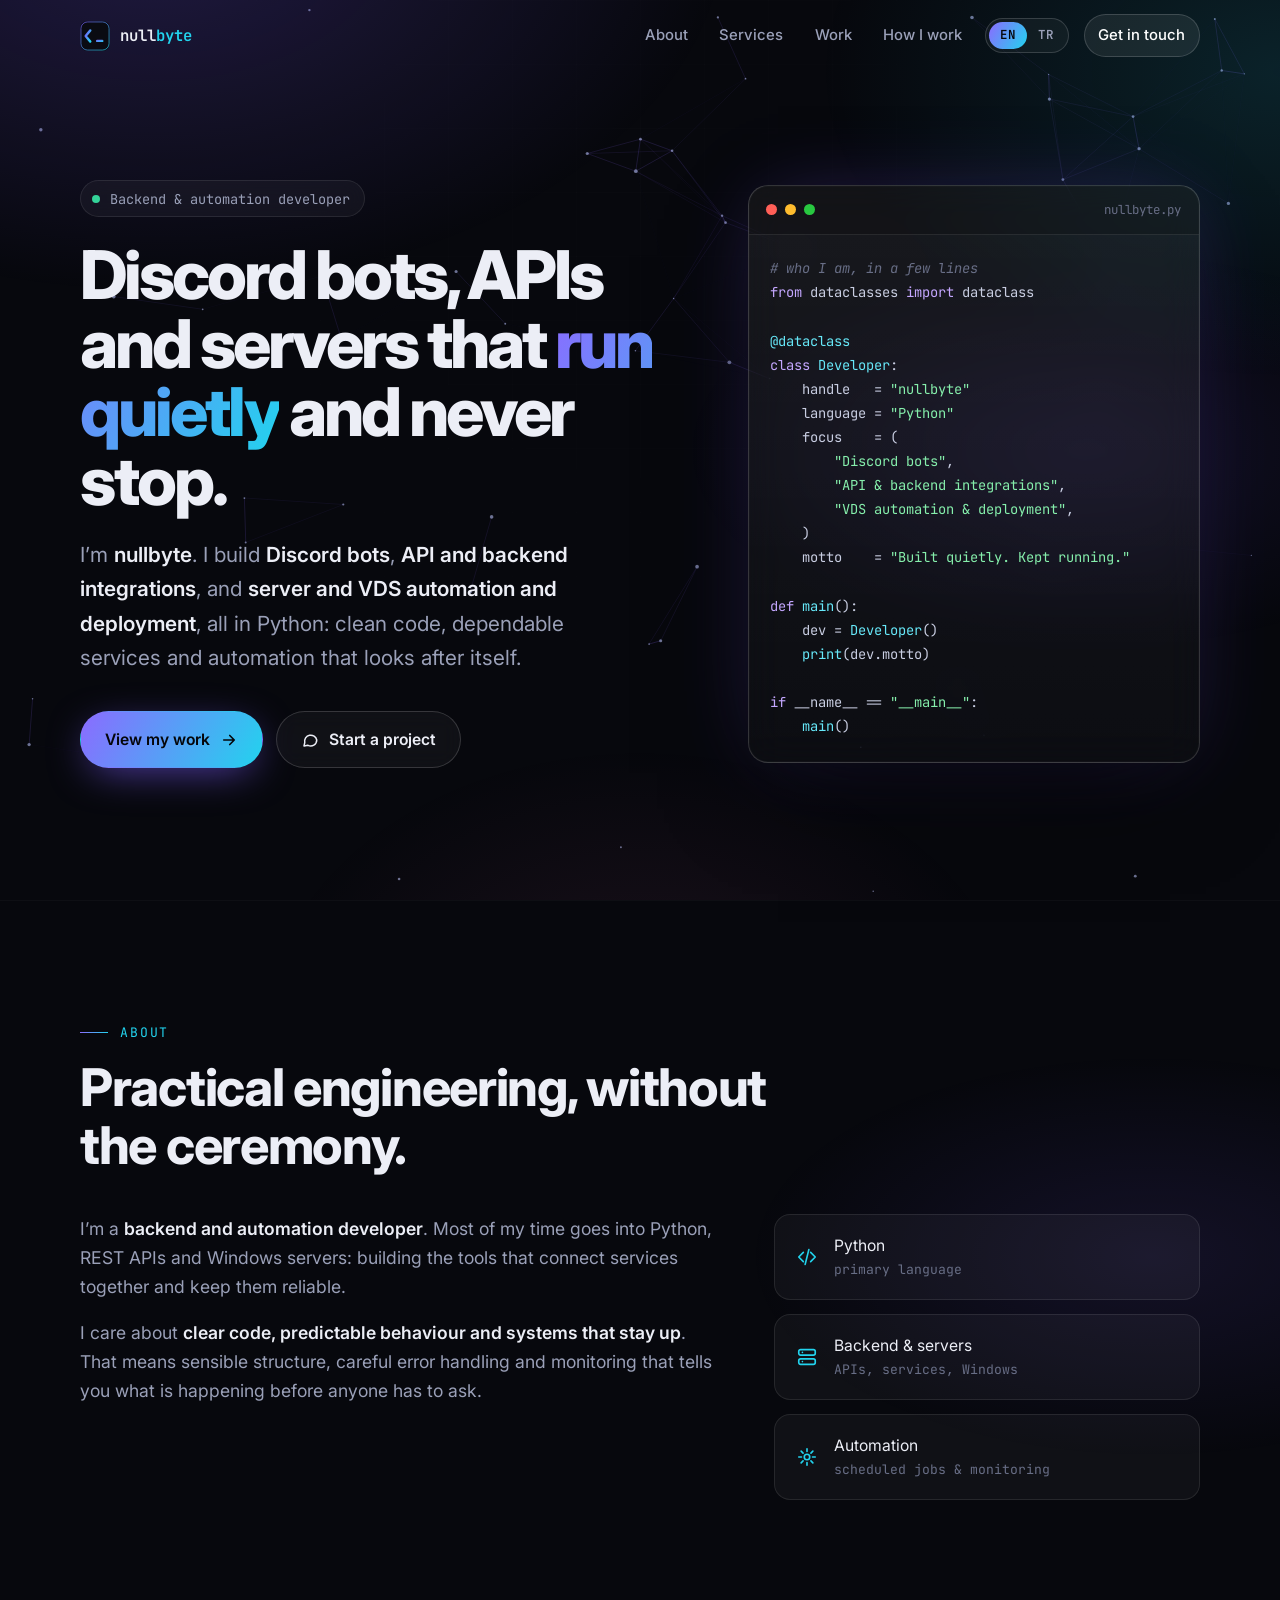
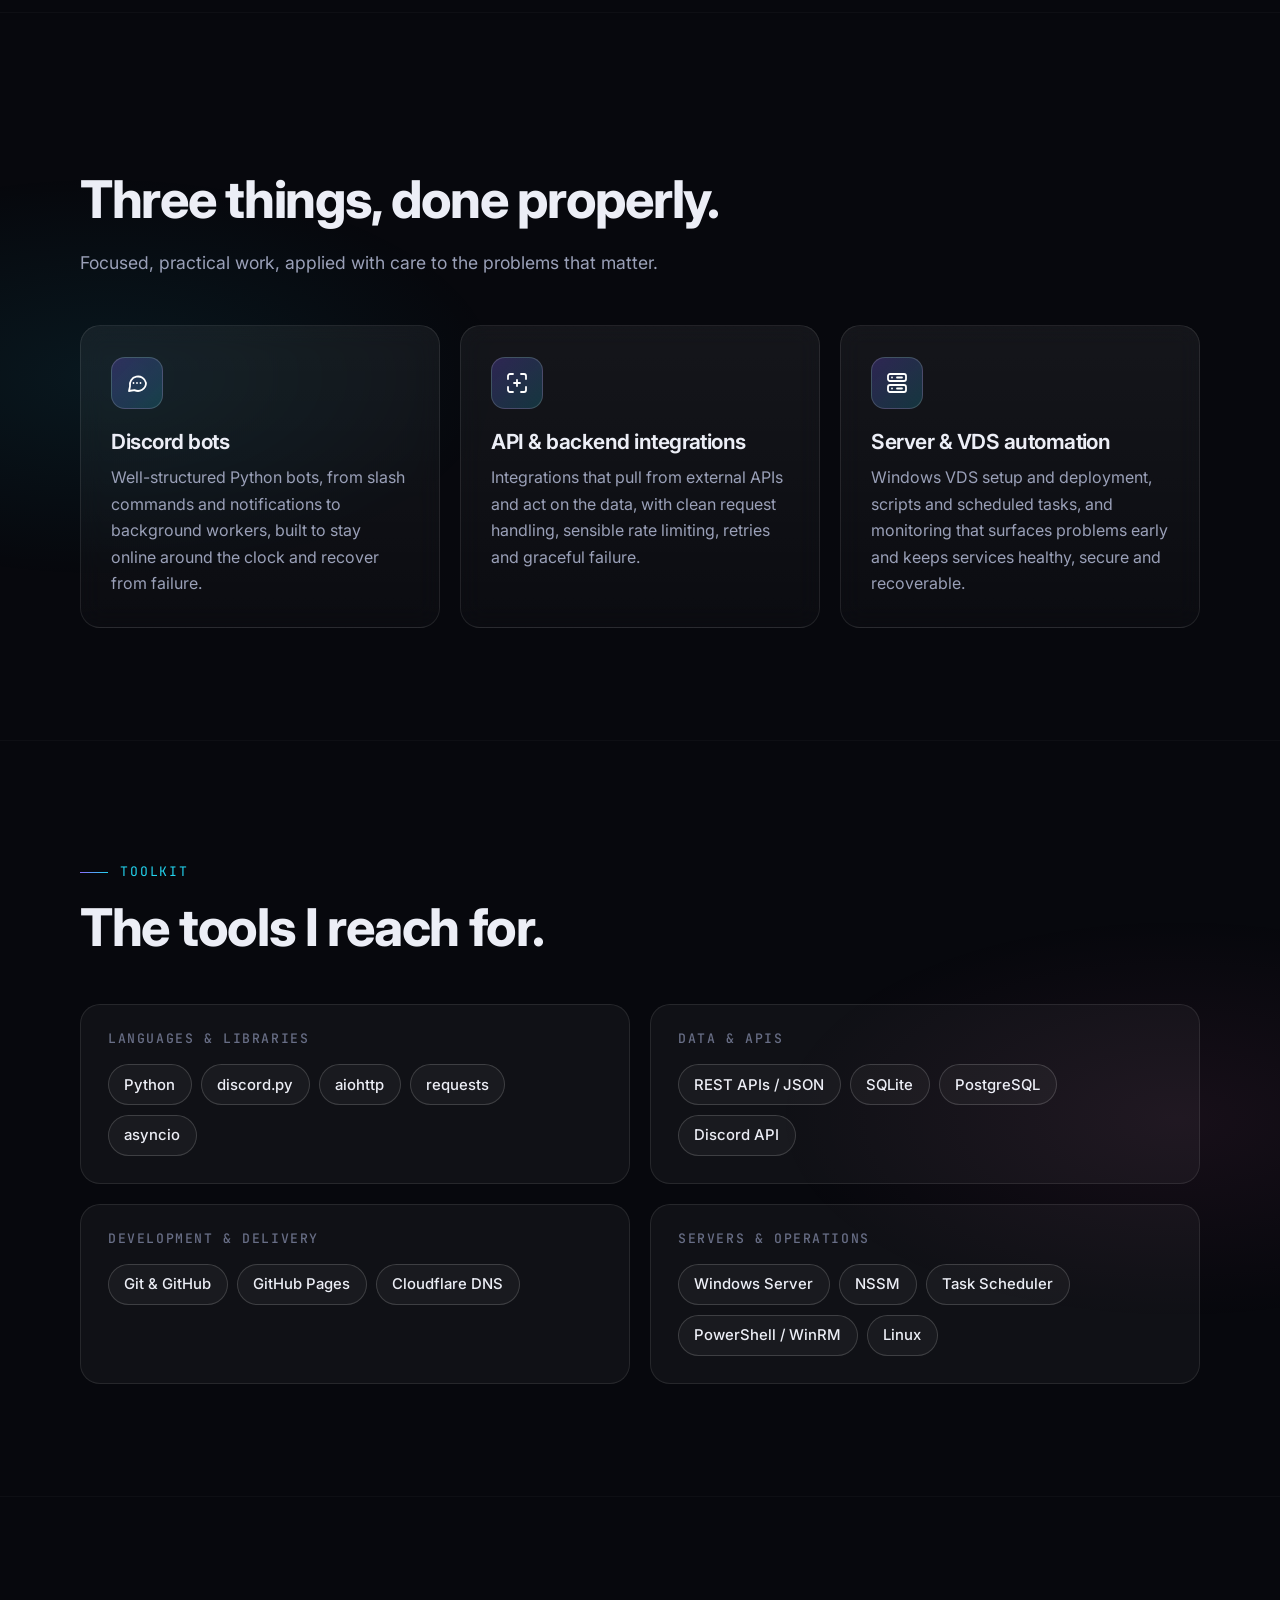
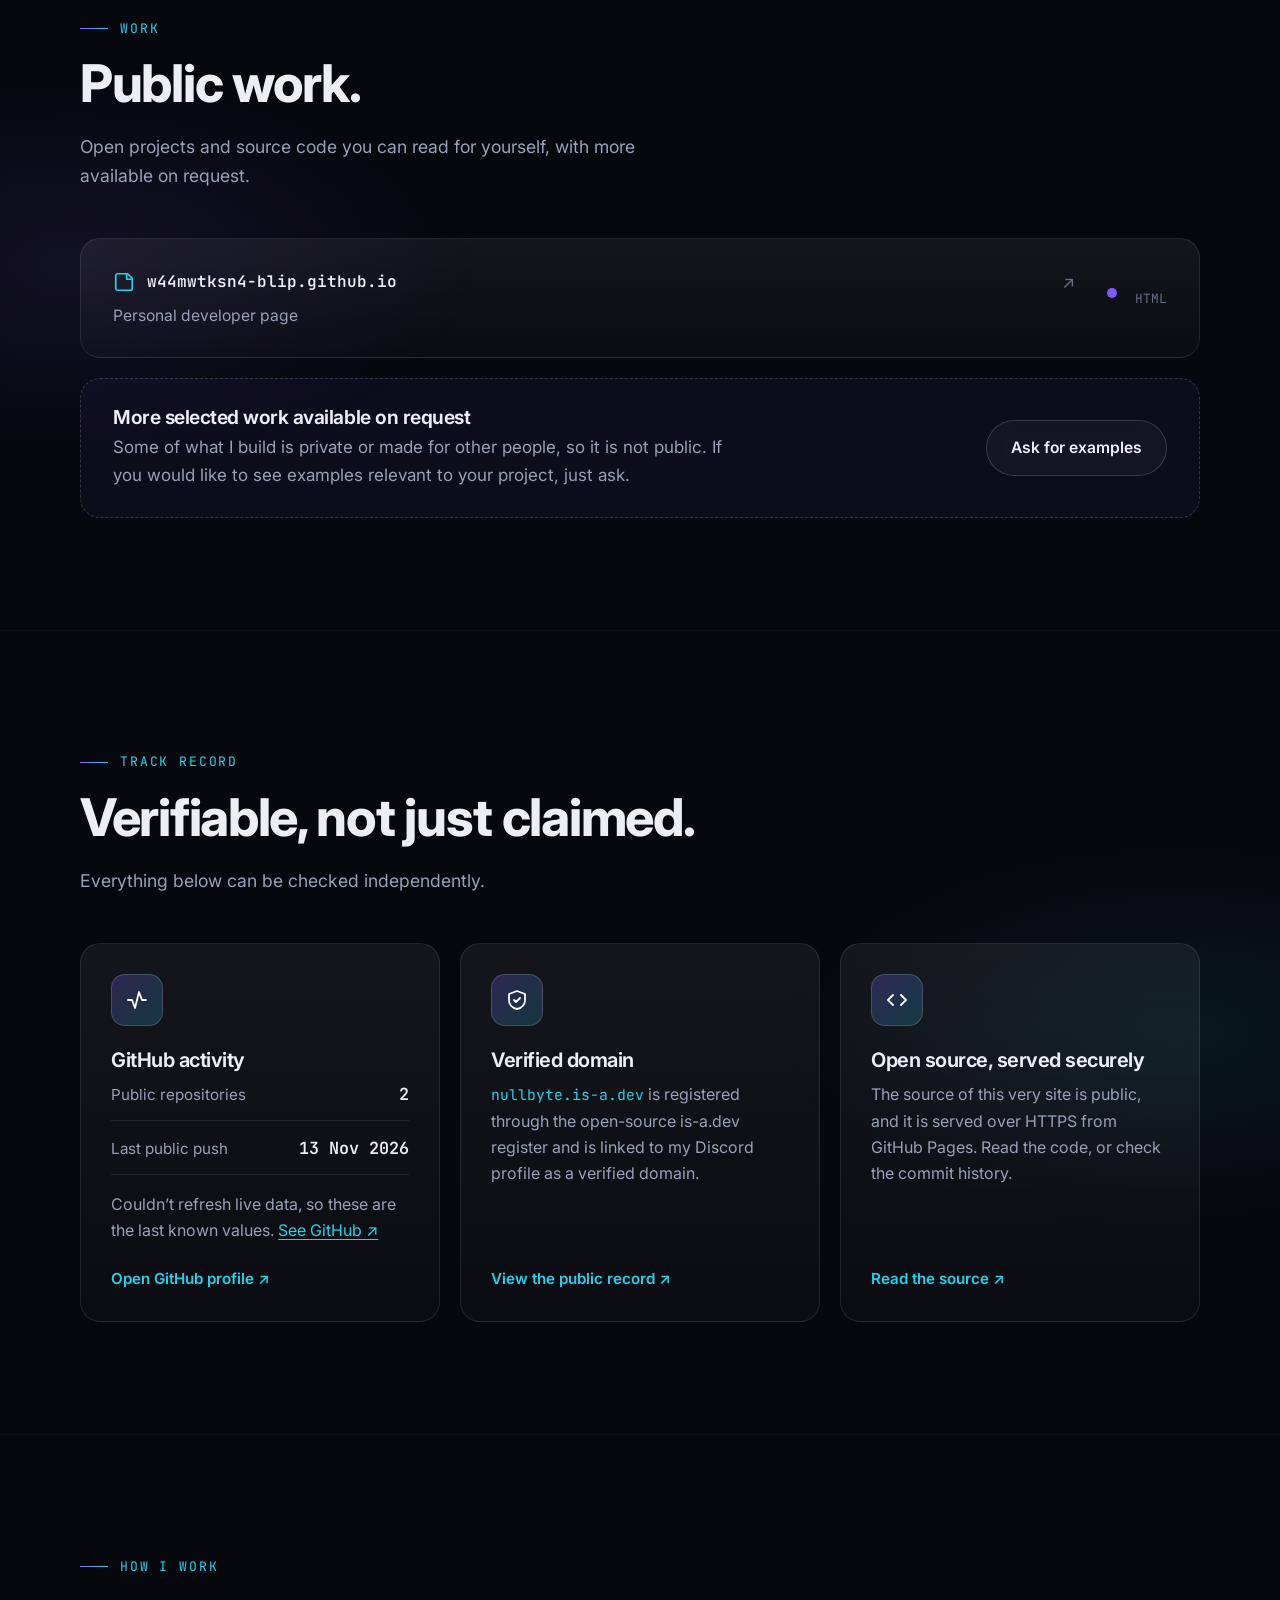
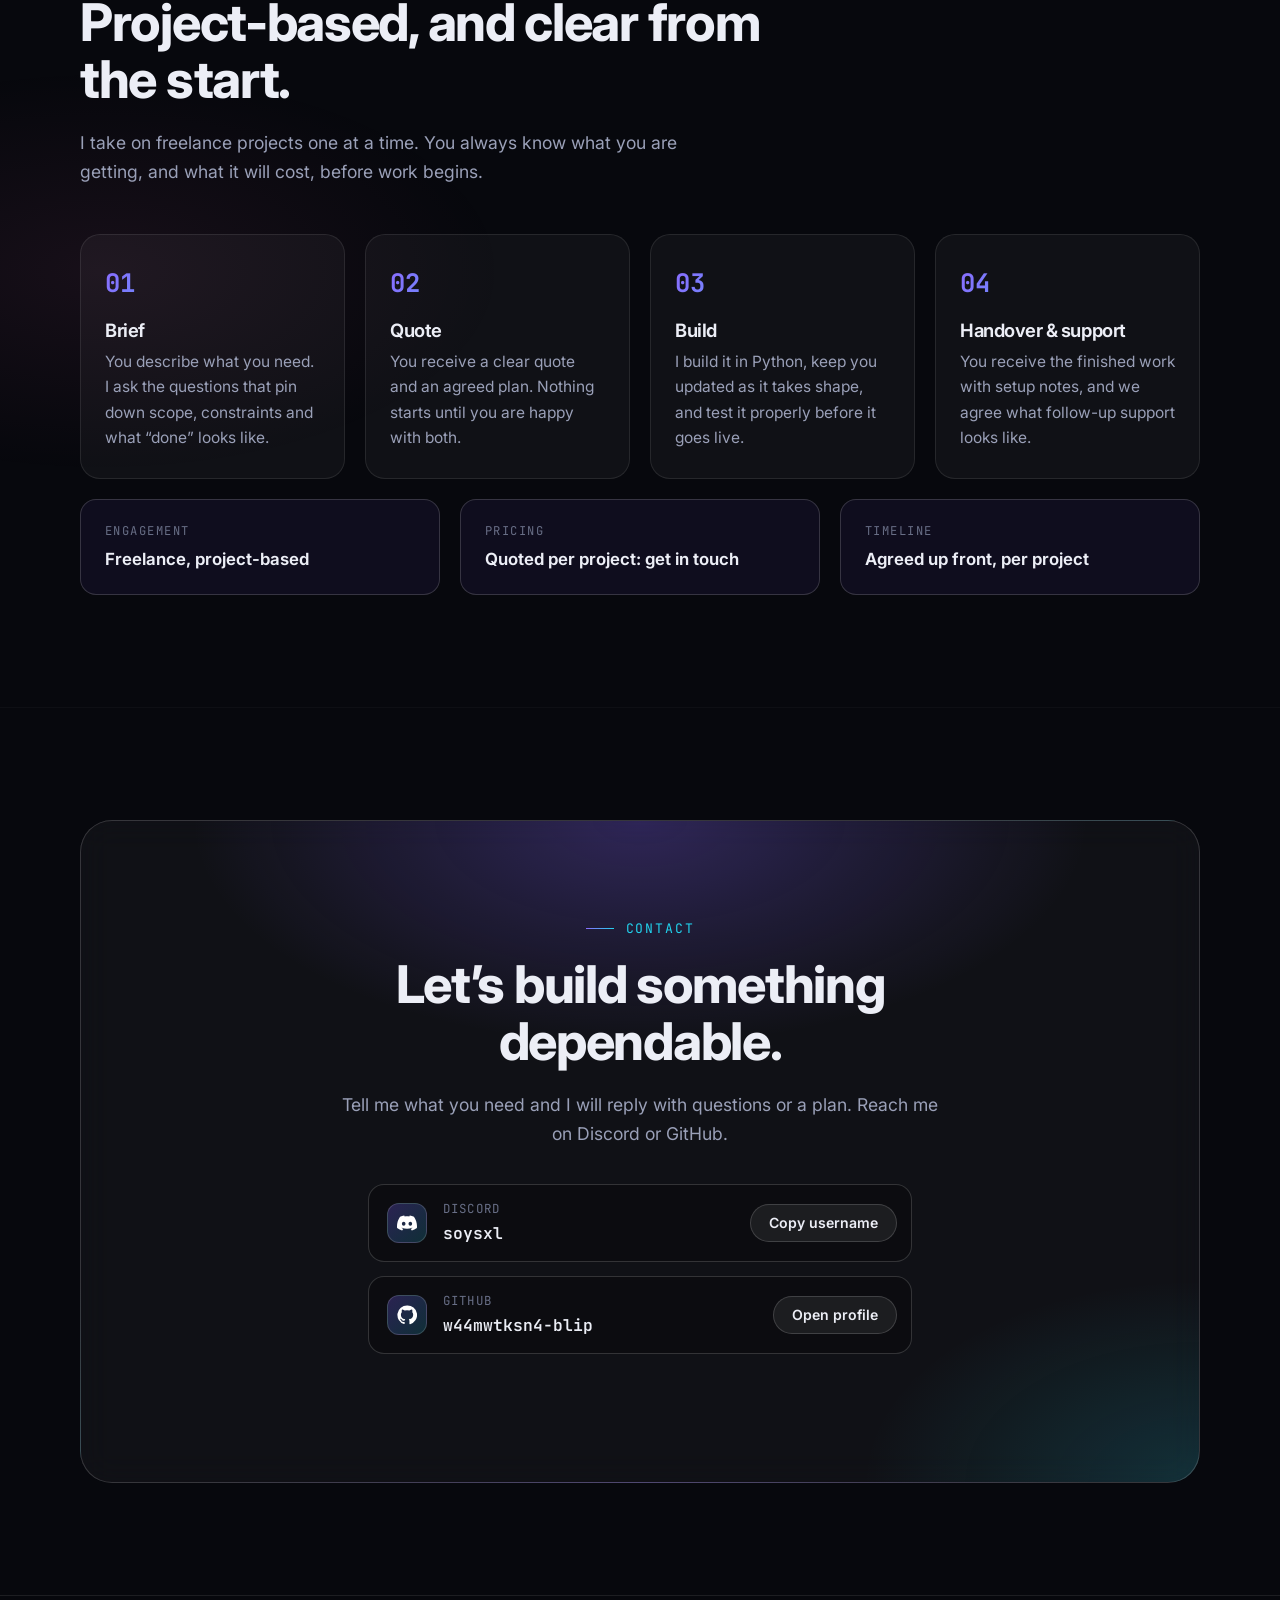
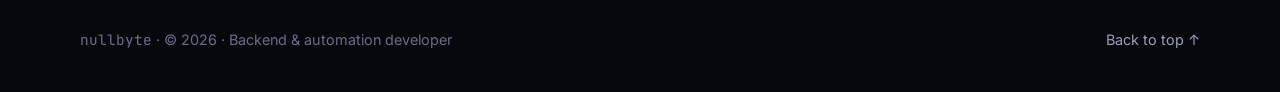
<file: index.html>
<!DOCTYPE html>
<html lang="en-GB">
<head>
  <meta charset="utf-8">
  <meta name="viewport" content="width=device-width, initial-scale=1, viewport-fit=cover">
  <title>nullbyte — Backend &amp; Automation Developer</title>
  <meta name="description" content="nullbyte is a backend and automation developer building Discord bots, API and backend integrations, and VDS automation and deployment with Python.">
  <meta name="author" content="nullbyte">
  <meta name="theme-color" content="#07080d">
  <meta name="color-scheme" content="dark">
  <link rel="canonical" href="https://nullbyte.is-a.dev/">

  <meta property="og:type" content="website">
  <meta property="og:site_name" content="nullbyte">
  <meta property="og:locale" content="en_GB">
  <meta property="og:title" content="nullbyte — Backend &amp; Automation Developer">
  <meta property="og:description" content="Discord bots, API and backend integrations, and VDS automation and deployment, written in Python. Built quietly. Kept running.">
  <meta property="og:url" content="https://nullbyte.is-a.dev/">
  <meta property="og:image" content="https://nullbyte.is-a.dev/assets/og-image.png">
  <meta property="og:image:width" content="1200">
  <meta property="og:image:height" content="630">
  <meta property="og:image:alt" content="nullbyte — Backend and automation developer">
  <meta name="twitter:card" content="summary_large_image">
  <meta name="twitter:title" content="nullbyte — Backend &amp; Automation Developer">
  <meta name="twitter:description" content="Discord bots, API and backend integrations, and VDS automation and deployment, written in Python.">
  <meta name="twitter:image" content="https://nullbyte.is-a.dev/assets/og-image.png">

  <link rel="icon" href="/favicon.svg" type="image/svg+xml">
  <link rel="apple-touch-icon" href="/assets/apple-touch-icon.png">

  <link rel="preconnect" href="https://fonts.googleapis.com">
  <link rel="preconnect" href="https://fonts.gstatic.com" crossorigin>
  <link href="https://fonts.googleapis.com/css2?family=Inter:wght@400;500;600;700;800&amp;family=JetBrains+Mono:wght@400;500;600;700&amp;display=swap" rel="stylesheet">
  <link rel="stylesheet" href="/assets/style.css">
  <script>document.documentElement.classList.add('js');</script>

  <script type="application/ld+json">
  {
    "@context": "https://schema.org",
    "@type": "WebSite",
    "name": "nullbyte",
    "url": "https://nullbyte.is-a.dev/",
    "inLanguage": "en-GB",
    "description": "Personal site of nullbyte, a backend and automation developer.",
    "author": { "@type": "Person", "name": "nullbyte", "url": "https://github.com/w44mwtksn4-blip" }
  }
  </script>
</head>
<body>
  <a class="skip" href="#main" data-i="skip">Skip to content</a>
  <canvas id="bg" aria-hidden="true"></canvas>
  <div class="glow" aria-hidden="true"></div>
  <div class="grain" aria-hidden="true"></div>

  <header class="nav" id="nav">
    <div class="wrap">
      <a class="brand" href="#top" aria-label="nullbyte — back to top" data-ia="brand">
        <svg viewBox="0 0 64 64" aria-hidden="true"><defs><linearGradient id="lg" x1="0" y1="0" x2="1" y2="1"><stop offset="0" stop-color="#7c5cff"/><stop offset="1" stop-color="#22d3ee"/></linearGradient></defs><rect width="64" height="64" rx="16" fill="#0a0b12"/><rect x="2" y="2" width="60" height="60" rx="14" fill="none" stroke="url(#lg)" stroke-width="2" opacity=".7"/><path d="M22 20l-10 12 10 12" fill="none" stroke="url(#lg)" stroke-width="5" stroke-linecap="round" stroke-linejoin="round"/><rect x="34" y="40" width="16" height="5" rx="2.5" fill="url(#lg)"/></svg>
        <span>null<b>byte</b></span>
      </a>
      <nav class="links" aria-label="Primary" data-ia="nav">
        <a href="#about" data-i="nav_about">About</a>
        <a href="#services" data-i="nav_services">Services</a>
        <a href="#work" data-i="nav_work">Work</a>
        <a href="#process" data-i="nav_process">How I work</a>
        <div class="lang" role="group" aria-label="Language" data-ia="lang_label">
          <button type="button" class="lang-btn" data-lang="en" aria-pressed="true" lang="en">EN</button>
          <button type="button" class="lang-btn" data-lang="tr" aria-pressed="false" lang="tr">TR</button>
        </div>
        <a class="cta" href="#contact" data-i="nav_contact">Get in touch</a>
      </nav>
    </div>
  </header>

  <main id="main">
    <!-- Hero -->
    <section class="hero" id="top">
      <div class="wrap">
        <div>
          <p class="badge reveal"><span class="dot" aria-hidden="true"></span> <span data-i="badge">Backend &amp; automation developer</span></p>
          <h1 class="reveal" style="--d:.08s"><span data-i="h1a">Discord bots, APIs and servers that</span> <span class="grad-text" data-i="h1b">run quietly</span> <span data-i="h1c">and never stop.</span></h1>
          <p class="lead reveal" style="--d:.16s" data-i="lead">
            I’m <strong>nullbyte</strong>. I build <strong>Discord bots</strong>, <strong>API and backend integrations</strong>, and
            <strong>server and VDS automation and deployment</strong>, all in Python: clean code, dependable services and automation that looks after itself.
          </p>
          <div class="cta-row reveal" style="--d:.24s">
            <a class="btn primary" href="#work">
              <span data-i="cta_work">View my work</span>
              <svg viewBox="0 0 24 24" fill="none" stroke="currentColor" stroke-width="2.2" stroke-linecap="round" stroke-linejoin="round" aria-hidden="true"><path d="M5 12h14M13 6l6 6-6 6"/></svg>
            </a>
            <a class="btn" href="#contact">
              <svg viewBox="0 0 24 24" fill="none" stroke="currentColor" stroke-width="2" stroke-linecap="round" stroke-linejoin="round" aria-hidden="true"><path d="M21 12a8 8 0 0 1-11.6 7.1L4 20l1-4.6A8 8 0 1 1 21 12Z"/></svg>
              <span data-i="cta_talk">Start a project</span>
            </a>
          </div>
        </div>

        <div class="term reveal" style="--d:.2s" aria-hidden="true">
          <div class="term-bar"><i></i><i></i><i></i><span>nullbyte.py</span></div>
<pre><span class="t-c"># who I am, in a few lines</span>
<span class="t-k">from</span> dataclasses <span class="t-k">import</span> dataclass

<span class="t-f">@dataclass</span>
<span class="t-k">class</span> <span class="t-f">Developer</span>:
    handle   = <span class="t-s">"nullbyte"</span>
    language = <span class="t-s">"Python"</span>
    focus    = (
        <span class="t-s">"Discord bots"</span>,
        <span class="t-s">"API &amp; backend integrations"</span>,
        <span class="t-s">"VDS automation &amp; deployment"</span>,
    )
    motto    = <span class="t-s">"Built quietly. Kept running."</span>

<span class="t-k">def</span> <span class="t-f">main</span>():
    dev = <span class="t-f">Developer</span>()
    <span class="t-f">print</span>(dev.motto)

<span class="t-k">if</span> __name__ == <span class="t-s">"__main__"</span>:
    <span class="t-f">main</span>()</pre>
        </div>
      </div>
    </section>

    <!-- About -->
    <section id="about">
      <div class="wrap">
        <p class="eyebrow reveal" data-i="about_eyebrow">About</p>
        <h2 class="title reveal" style="--d:.06s" data-i="about_title">Practical engineering, without the ceremony.</h2>
        <div class="about-grid">
          <div class="reveal" style="--d:.12s">
            <p data-i="about_p1">I’m a <strong>backend and automation developer</strong>. Most of my time goes into Python, REST APIs and Windows servers: building the tools that connect services together and keep them reliable.</p>
            <p data-i="about_p2">I care about <strong>clear code, predictable behaviour and systems that stay up</strong>. That means sensible structure, careful error handling and monitoring that tells you what is happening before anyone has to ask.</p>
          </div>
          <ul class="facts reveal" style="--d:.2s">
            <li class="fact">
              <svg viewBox="0 0 24 24" fill="none" stroke="currentColor" stroke-width="1.8" stroke-linecap="round" stroke-linejoin="round" aria-hidden="true"><path d="m8 7-5 5 5 5M16 7l5 5-5 5M14 4l-4 16"/></svg>
              <span><span data-i="fact1">Python</span><small data-i="fact1s">primary language</small></span>
            </li>
            <li class="fact">
              <svg viewBox="0 0 24 24" fill="none" stroke="currentColor" stroke-width="1.8" stroke-linecap="round" stroke-linejoin="round" aria-hidden="true"><rect x="3" y="4" width="18" height="6" rx="2"/><rect x="3" y="14" width="18" height="6" rx="2"/><path d="M7 7h.01M7 17h.01"/></svg>
              <span><span data-i="fact2">Backend &amp; servers</span><small data-i="fact2s">APIs, services, Windows</small></span>
            </li>
            <li class="fact">
              <svg viewBox="0 0 24 24" fill="none" stroke="currentColor" stroke-width="1.8" stroke-linecap="round" stroke-linejoin="round" aria-hidden="true"><path d="M12 3v3M12 18v3M3 12h3M18 12h3M5.6 5.6l2.1 2.1M16.3 16.3l2.1 2.1M5.6 18.4l2.1-2.1M16.3 7.7l2.1-2.1"/><circle cx="12" cy="12" r="3"/></svg>
              <span><span data-i="fact3">Automation</span><small data-i="fact3s">scheduled jobs &amp; monitoring</small></span>
            </li>
          </ul>
        </div>
      </div>
    </section>

    <!-- Services -->
    <section id="services">
      <div class="wrap">
        <p class="eyebrow reveal" data-i="svc_eyebrow">What I do</p>
        <h2 class="title reveal" style="--d:.06s" data-i="svc_title">Three things, done properly.</h2>
        <p class="sub reveal" style="--d:.12s" data-i="svc_sub">Focused, practical work, applied with care to the problems that matter.</p>

        <div class="cards">
          <article class="card reveal" style="--d:.05s">
            <div class="icon"><svg viewBox="0 0 24 24" fill="none" stroke="currentColor" stroke-width="1.8" stroke-linecap="round" stroke-linejoin="round" aria-hidden="true"><path d="M21 12a8 8 0 0 1-11.6 7.1L4 20l1-4.6A8 8 0 1 1 21 12Z"/><path d="M8.5 12h.01M12 12h.01M15.5 12h.01"/></svg></div>
            <h3 data-i="svc1_t">Discord bots</h3>
            <p data-i="svc1_p">Well-structured Python bots, from slash commands and notifications to background workers, built to stay online around the clock and recover from failure.</p>
          </article>
          <article class="card reveal" style="--d:.13s">
            <div class="icon"><svg viewBox="0 0 24 24" fill="none" stroke="currentColor" stroke-width="1.8" stroke-linecap="round" stroke-linejoin="round" aria-hidden="true"><path d="M8 3H5a2 2 0 0 0-2 2v3M16 3h3a2 2 0 0 1 2 2v3M8 21H5a2 2 0 0 1-2-2v-3M16 21h3a2 2 0 0 0 2-2v-3"/><path d="M9 12h6M12 9v6"/></svg></div>
            <h3 data-i="svc2_t">API &amp; backend integrations</h3>
            <p data-i="svc2_p">Integrations that pull from external APIs and act on the data, with clean request handling, sensible rate limiting, retries and graceful failure.</p>
          </article>
          <article class="card reveal" style="--d:.21s">
            <div class="icon"><svg viewBox="0 0 24 24" fill="none" stroke="currentColor" stroke-width="1.8" stroke-linecap="round" stroke-linejoin="round" aria-hidden="true"><rect x="3" y="3" width="18" height="7" rx="2"/><rect x="3" y="14" width="18" height="7" rx="2"/><path d="M7 6.5h.01M7 17.5h.01M12 6.5h5M12 17.5h5"/></svg></div>
            <h3 data-i="svc3_t">Server &amp; VDS automation</h3>
            <p data-i="svc3_p">Windows VDS setup and deployment, scripts and scheduled tasks, and monitoring that surfaces problems early and keeps services healthy, secure and recoverable.</p>
          </article>
        </div>
      </div>
    </section>

    <!-- Stack -->
    <section id="stack">
      <div class="wrap">
        <p class="eyebrow reveal" data-i="stack_eyebrow">Toolkit</p>
        <h2 class="title reveal" style="--d:.06s" data-i="stack_title">The tools I reach for.</h2>
        <div class="stack">
          <div class="group reveal" style="--d:0.05s">
            <h3 data-i="stack_g1">Languages &amp; libraries</h3>
            <ul class="chips">
              <li class="chip">Python</li>
              <li class="chip">discord.py</li>
              <li class="chip">aiohttp</li>
              <li class="chip">requests</li>
              <li class="chip">asyncio</li>
            </ul>
          </div>
          <div class="group reveal" style="--d:0.12s">
            <h3 data-i="stack_g2">Data &amp; APIs</h3>
            <ul class="chips">
              <li class="chip">REST APIs / JSON</li>
              <li class="chip">SQLite</li>
              <li class="chip">PostgreSQL</li>
              <li class="chip">Discord API</li>
            </ul>
          </div>
          <div class="group reveal" style="--d:0.19s">
            <h3 data-i="stack_g3">Development &amp; delivery</h3>
            <ul class="chips">
              <li class="chip">Git &amp; GitHub</li>
              <li class="chip">GitHub Pages</li>
              <li class="chip">Cloudflare DNS</li>
            </ul>
          </div>
          <div class="group reveal" style="--d:0.26s">
            <h3 data-i="stack_g4">Servers &amp; operations</h3>
            <ul class="chips">
              <li class="chip">Windows Server</li>
              <li class="chip">NSSM</li>
              <li class="chip">Task Scheduler</li>
              <li class="chip">PowerShell / WinRM</li>
              <li class="chip">Linux</li>
            </ul>
          </div>
        </div>
      </div>
    </section>

    <!-- Work -->
    <section id="work">
      <div class="wrap">
        <p class="eyebrow reveal" data-i="work_eyebrow">Work</p>
        <h2 class="title reveal" style="--d:.06s" data-i="work_title">Public work.</h2>
        <p class="sub reveal" style="--d:.12s" data-i="work_sub">Open projects and source code you can read for yourself, with more available on request.</p>

        <div class="repos solo reveal" id="repos" aria-live="polite" style="--d:.1s">
          <!-- Static card rendered at build time; the script refreshes this list from the public GitHub API when it can. -->
          <a class="repo" href="https://github.com/w44mwtksn4-blip/w44mwtksn4-blip.github.io" target="_blank" rel="noopener noreferrer">
            <div class="repo-top">
              <svg viewBox="0 0 24 24" fill="none" stroke="currentColor" stroke-width="1.8" stroke-linecap="round" stroke-linejoin="round" aria-hidden="true"><path d="M3 5a2 2 0 0 1 2-2h11l5 5v11a2 2 0 0 1-2 2H5a2 2 0 0 1-2-2Z"/><path d="M15 3v6h6"/></svg>
              <h3>w44mwtksn4-blip.github.io</h3>
              <span class="arrow" aria-hidden="true">↗</span>
            </div>
            <p data-i="repo_site_desc">Personal developer page</p>
            <div class="repo-meta"><span class="lang-dot" aria-hidden="true"></span><span>HTML</span></div>
          </a>
        </div>

        <div class="request reveal" style="--d:.1s">
          <div>
            <h3 data-i="req_t">More selected work available on request</h3>
            <p data-i="req_p">Some of what I build is private or made for other people, so it is not public. If you would like to see examples relevant to your project, just ask.</p>
          </div>
          <a class="btn" href="#contact"><span data-i="req_cta">Ask for examples</span></a>
        </div>
      </div>
    </section>

    <!-- Verifiable proof -->
    <section id="proof">
      <div class="wrap">
        <p class="eyebrow reveal" data-i="proof_eyebrow">Track record</p>
        <h2 class="title reveal" style="--d:.06s" data-i="proof_title">Verifiable, not just claimed.</h2>
        <p class="sub reveal" style="--d:.12s" data-i="proof_sub">Everything below can be checked independently.</p>

        <div class="proof">
          <article class="pcard reveal" style="--d:.05s">
            <div class="icon"><svg viewBox="0 0 24 24" fill="none" stroke="currentColor" stroke-width="1.8" stroke-linecap="round" stroke-linejoin="round" aria-hidden="true"><path d="M3 12h4l3 8 4-16 3 8h4"/></svg></div>
            <h3 data-i="p1_t">GitHub activity</h3>
            <dl class="live" id="live" aria-live="polite">
              <div><dt data-i="p1_repos">Public repositories</dt><dd id="live-repos">2</dd></div>
              <div><dt data-i="p1_push">Last public push</dt><dd id="live-push" data-iso="2026-11-13T21:46:42Z"><time datetime="2026-11-13T21:46:42Z">13 Nov 2026</time></dd></div>
            </dl>
            <p class="live-note" id="live-note" hidden><span data-i="live_err">Couldn’t refresh live data, so these are the last known values. <a href="https://github.com/w44mwtksn4-blip" target="_blank" rel="noopener noreferrer">See GitHub ↗</a></span></p>
            <a class="more" href="https://github.com/w44mwtksn4-blip" target="_blank" rel="noopener noreferrer"><span data-i="p1_link">Open GitHub profile</span> <span aria-hidden="true">↗</span></a>
          </article>
          <article class="pcard reveal" style="--d:.13s">
            <div class="icon"><svg viewBox="0 0 24 24" fill="none" stroke="currentColor" stroke-width="1.8" stroke-linecap="round" stroke-linejoin="round" aria-hidden="true"><path d="M12 3 4 6v6c0 4.5 3.2 8 8 9 4.8-1 8-4.5 8-9V6l-8-3Z"/><path d="m9 12 2 2 4-4"/></svg></div>
            <h3 data-i="p2_t">Verified domain</h3>
            <p data-i="p2_p"><span class="mono">nullbyte.is-a.dev</span> is registered through the open-source is-a.dev register and is linked to my Discord profile as a verified domain.</p>
            <a class="more" href="https://github.com/is-a-dev/register/blob/main/domains/nullbyte.json" target="_blank" rel="noopener noreferrer"><span data-i="p2_link">View the public record</span> <span aria-hidden="true">↗</span></a>
          </article>
          <article class="pcard reveal" style="--d:.21s">
            <div class="icon"><svg viewBox="0 0 24 24" fill="none" stroke="currentColor" stroke-width="1.8" stroke-linecap="round" stroke-linejoin="round" aria-hidden="true"><path d="m8 7-5 5 5 5M16 7l5 5-5 5"/></svg></div>
            <h3 data-i="p3_t">Open source, served securely</h3>
            <p data-i="p3_p">The source of this very site is public, and it is served over HTTPS from GitHub Pages. Read the code, or check the commit history.</p>
            <a class="more" href="https://github.com/w44mwtksn4-blip/w44mwtksn4-blip.github.io" target="_blank" rel="noopener noreferrer"><span data-i="p3_link">Read the source</span> <span aria-hidden="true">↗</span></a>
          </article>
        </div>
      </div>
    </section>

    <!-- Process -->
    <section id="process">
      <div class="wrap">
        <p class="eyebrow reveal" data-i="proc_eyebrow">How I work</p>
        <h2 class="title reveal" style="--d:.06s" data-i="proc_title">Project-based, and clear from the start.</h2>
        <p class="sub reveal" style="--d:.12s" data-i="proc_sub">I take on freelance projects one at a time. You always know what you are getting, and what it will cost, before work begins.</p>

        <ol class="steps">
          <li class="step reveal" style="--d:.04s"><span class="sn" aria-hidden="true">01</span><h3 data-i="s1_t">Brief</h3><p data-i="s1_p">You describe what you need. I ask the questions that pin down scope, constraints and what “done” looks like.</p></li>
          <li class="step reveal" style="--d:.1s"><span class="sn" aria-hidden="true">02</span><h3 data-i="s2_t">Quote</h3><p data-i="s2_p">You receive a clear quote and an agreed plan. Nothing starts until you are happy with both.</p></li>
          <li class="step reveal" style="--d:.16s"><span class="sn" aria-hidden="true">03</span><h3 data-i="s3_t">Build</h3><p data-i="s3_p">I build it in Python, keep you updated as it takes shape, and test it properly before it goes live.</p></li>
          <li class="step reveal" style="--d:.22s"><span class="sn" aria-hidden="true">04</span><h3 data-i="s4_t">Handover &amp; support</h3><p data-i="s4_p">You receive the finished work with setup notes, and we agree what follow-up support looks like.</p></li>
        </ol>

        <div class="terms">
          <div class="term-item reveal" style="--d:.05s"><small data-i="t1_k">Engagement</small><b data-i="t1_v">Freelance, project-based</b></div>
          <div class="term-item reveal" style="--d:.12s"><small data-i="t2_k">Pricing</small><b data-i="t2_v">Quoted per project: get in touch</b></div>
          <div class="term-item reveal" style="--d:.19s"><small data-i="t3_k">Timeline</small><b data-i="t3_v">Agreed up front, per project</b></div>
        </div>
      </div>
    </section>

    <!-- Contact -->
    <section id="contact">
      <div class="wrap">
        <div class="contact-card reveal">
          <p class="eyebrow" data-i="contact_eyebrow">Contact</p>
          <h2 class="title" data-i="contact_title">Let’s build something dependable.</h2>
          <p class="sub" data-i="contact_sub">Tell me what you need and I will reply with questions or a plan. Reach me on Discord or GitHub.</p>

          <ul class="channels">
            <li class="channel">
              <span class="ch-ico" aria-hidden="true"><svg viewBox="0 0 24 24" fill="currentColor"><path d="M20.317 4.3698a19.7913 19.7913 0 00-4.8851-1.5152.0741.0741 0 00-.0785.0371c-.211.3753-.4447.8648-.6083 1.2495-1.8447-.2762-3.68-.2762-5.4868 0-.1636-.3933-.4058-.8742-.6177-1.2495a.077.077 0 00-.0785-.037 19.7363 19.7363 0 00-4.8852 1.515.0699.0699 0 00-.0321.0277C.5334 9.0458-.319 13.5799.0992 18.0578a.0824.0824 0 00.0312.0561c2.0528 1.5076 4.0413 2.4228 5.9929 3.0294a.0777.0777 0 00.0842-.0276c.4616-.6304.8731-1.2952 1.226-1.9942a.076.076 0 00-.0416-.1057c-.6528-.2476-1.2743-.5495-1.8722-.8923a.077.077 0 01-.0076-.1277c.1258-.0943.2517-.1923.3718-.2914a.0743.0743 0 01.0776-.0105c3.9278 1.7933 8.18 1.7933 12.0614 0a.0739.0739 0 01.0785.0095c.1202.099.246.1981.3728.2924a.077.077 0 01-.0066.1276 12.2986 12.2986 0 01-1.873.8914.0766.0766 0 00-.0407.1067c.3604.698.7719 1.3628 1.225 1.9932a.076.076 0 00.0842.0286c1.961-.6067 3.9495-1.5219 6.0023-3.0294a.077.077 0 00.0313-.0552c.5004-5.177-.8382-9.6739-3.5485-13.6604a.061.061 0 00-.0312-.0286zM8.02 15.3312c-1.1825 0-2.1569-1.0857-2.1569-2.419 0-1.3332.9555-2.4189 2.157-2.4189 1.2108 0 2.1757 1.0952 2.1568 2.419 0 1.3332-.9555 2.4189-2.1569 2.4189zm7.9748 0c-1.1825 0-2.1569-1.0857-2.1569-2.419 0-1.3332.9554-2.4189 2.1569-2.4189 1.2108 0 2.1757 1.0952 2.1568 2.419 0 1.3332-.946 2.4189-2.1568 2.4189Z"/></svg></span>
              <span class="ch-body"><small data-i="ch_discord">Discord</small><b class="mono" id="discord-name">soysxl</b></span>
              <button type="button" class="copy" id="copy-discord" data-copy="soysxl"><span data-i="copy">Copy username</span></button>
            </li>
            <li class="channel">
              <span class="ch-ico" aria-hidden="true"><svg viewBox="0 0 24 24" fill="currentColor" aria-hidden="true"><path d="M12 .5a11.5 11.5 0 0 0-3.64 22.41c.58.1.79-.25.79-.56v-2c-3.2.7-3.88-1.37-3.88-1.37-.52-1.33-1.28-1.69-1.28-1.69-1.05-.71.08-.7.08-.7 1.16.08 1.77 1.19 1.77 1.19 1.03 1.77 2.71 1.26 3.37.96.1-.75.4-1.26.73-1.55-2.55-.29-5.24-1.28-5.24-5.68 0-1.25.45-2.28 1.19-3.08-.12-.29-.52-1.46.11-3.05 0 0 .97-.31 3.17 1.18a11 11 0 0 1 5.77 0c2.2-1.49 3.17-1.18 3.17-1.18.63 1.59.23 2.76.11 3.05.74.8 1.18 1.83 1.18 3.08 0 4.41-2.69 5.38-5.26 5.67.41.36.78 1.06.78 2.14v3.17c0 .31.21.67.8.56A11.5 11.5 0 0 0 12 .5Z"/></svg></span>
              <span class="ch-body"><small>GitHub</small><b class="mono">w44mwtksn4-blip</b></span>
              <a class="copy" href="https://github.com/w44mwtksn4-blip" target="_blank" rel="noopener noreferrer"><span data-i="open">Open profile</span></a>
            </li>
            <!-- EMAIL (not shown yet). To add an email address later, delete these comment markers
                 and replace the two EMAIL values below (the mailto link and the visible text).
            <li class="channel" id="channel-email">
              <span class="ch-ico" aria-hidden="true"><svg viewBox="0 0 24 24" fill="none" stroke="currentColor" stroke-width="1.8" stroke-linecap="round" stroke-linejoin="round" aria-hidden="true"><rect x="3" y="5" width="18" height="14" rx="2"/><path d="m3 7 9 6 9-6"/></svg></span>
              <span class="ch-body"><small data-i="ch_email">Email</small><b class="mono">EMAIL</b></span>
              <a class="copy" href="mailto:EMAIL"><span data-i="write">Write to me</span></a>
            </li>
            -->
          </ul>
          <p class="copied" id="copied" role="status" aria-live="polite"></p>
        </div>
      </div>
    </section>
  </main>

  <footer>
    <div class="wrap">
      <p><span class="mono">nullbyte</span> · <span id="year"></span> <span data-i="foot">Backend &amp; automation developer</span></p>
      <p><a href="#top" data-i="top">Back to top ↑</a></p>
    </div>
  </footer>

  <script src="/assets/main.js" defer></script>
</body>
</html>
</file>
<file: assets/style.css>
/* nullbyte — personal developer site */
:root {
  --bg: #07080d;
  --bg-2: #0c0e16;
  --surface: rgba(255, 255, 255, 0.04);
  --surface-2: rgba(255, 255, 255, 0.07);
  --border: rgba(255, 255, 255, 0.09);
  --border-strong: rgba(255, 255, 255, 0.16);
  --text: #eceef6;
  --muted: #9aa0b8;
  --dim: #686e86;
  --violet: #7c5cff;
  --cyan: #22d3ee;
  --pink: #f472b6;
  --grad: linear-gradient(120deg, #8b6bff 0%, #22d3ee 100%);
  --radius: 20px;
  --font: "Inter", system-ui, -apple-system, "Segoe UI", Roboto, "Helvetica Neue", Arial, sans-serif;
  --mono: "JetBrains Mono", ui-monospace, SFMono-Regular, Menlo, Consolas, monospace;
  --ease: cubic-bezier(0.22, 1, 0.36, 1);
}

*, *::before, *::after { box-sizing: border-box; }

html { scroll-behavior: smooth; scroll-padding-top: 5.5rem; -webkit-text-size-adjust: 100%; }

body {
  margin: 0;
  background: var(--bg);
  color: var(--text);
  font-family: var(--font);
  font-size: 1.0625rem;
  line-height: 1.65;
  -webkit-font-smoothing: antialiased;
  text-rendering: optimizeLegibility;
  overflow-x: hidden;
}

img, svg, canvas { display: block; max-width: 100%; }
a { color: inherit; text-decoration: none; }
p { margin: 0; }
h1, h2, h3 { margin: 0; line-height: 1.1; letter-spacing: -0.025em; }
ul { margin: 0; padding: 0; list-style: none; }

::selection { background: rgba(124, 92, 255, 0.45); color: #fff; }

:focus-visible { outline: 2px solid var(--cyan); outline-offset: 3px; border-radius: 8px; }

.skip {
  position: absolute; left: 1rem; top: -4rem; z-index: 100;
  background: #fff; color: #000; padding: 0.6rem 1rem; border-radius: 10px; font-weight: 600;
  transition: top 0.2s;
}
.skip:focus { top: 1rem; }

.wrap { width: min(1120px, 100% - 2.5rem); margin-inline: auto; }

/* Background layers */
#bg { position: fixed; inset: 0; width: 100%; height: 100%; z-index: -3; pointer-events: none; }
.glow {
  position: fixed; inset: 0; z-index: -2; pointer-events: none;
  background:
    radial-gradient(60rem 38rem at 12% -8%, rgba(124, 92, 255, 0.22), transparent 60%),
    radial-gradient(48rem 32rem at 100% 8%, rgba(34, 211, 238, 0.13), transparent 60%),
    radial-gradient(40rem 30rem at 50% 115%, rgba(244, 114, 182, 0.09), transparent 60%);
}
.grain {
  position: fixed; inset: 0; z-index: -1; pointer-events: none; opacity: 0.5;
  background-image: linear-gradient(rgba(255,255,255,0.025) 1px, transparent 1px),
                    linear-gradient(90deg, rgba(255,255,255,0.025) 1px, transparent 1px);
  background-size: 64px 64px;
  -webkit-mask-image: radial-gradient(ellipse at 50% 20%, #000 0%, transparent 70%);
          mask-image: radial-gradient(ellipse at 50% 20%, #000 0%, transparent 70%);
}

/* Navigation */
.nav {
  position: fixed; top: 0; left: 0; right: 0; z-index: 50;
  padding: 0.9rem 0;
  transition: background 0.3s, border-color 0.3s, backdrop-filter 0.3s;
  border-bottom: 1px solid transparent;
}
.nav.scrolled {
  background: rgba(7, 8, 13, 0.72);
  -webkit-backdrop-filter: blur(16px) saturate(150%);
          backdrop-filter: blur(16px) saturate(150%);
  border-bottom-color: var(--border);
}
.nav .wrap { display: flex; align-items: center; justify-content: space-between; gap: 1rem; }
.brand { display: inline-flex; align-items: center; gap: 0.65rem; font-family: var(--mono); font-weight: 600; font-size: 0.98rem; }
.brand svg { width: 30px; height: 30px; }
.brand span b { color: var(--cyan); font-weight: 600; }
.links { display: flex; align-items: center; gap: 0.25rem; }
.links a { padding: 0.5rem 0.85rem; border-radius: 999px; color: var(--muted); font-size: 0.93rem; font-weight: 500; transition: color 0.2s, background 0.2s; }
.links a:hover { color: var(--text); background: var(--surface); }
.links a.cta { color: #fff; background: var(--surface-2); border: 1px solid var(--border-strong); margin-left: 0.35rem; }
.links a.cta:hover { background: rgba(255,255,255,0.12); }

/* Buttons */
.btn {
  display: inline-flex; align-items: center; justify-content: center; gap: 0.6rem;
  padding: 0.9rem 1.5rem; border-radius: 999px; font-weight: 600; font-size: 0.98rem;
  border: 1px solid var(--border-strong); background: var(--surface);
  -webkit-backdrop-filter: blur(10px); backdrop-filter: blur(10px);
  transition: transform 0.25s var(--ease), background 0.25s, border-color 0.25s, box-shadow 0.25s;
  cursor: pointer;
}
.btn:hover { transform: translateY(-2px); background: var(--surface-2); }
.btn svg { width: 18px; height: 18px; }
.btn.primary {
  border-color: transparent; color: #05060a;
  background: var(--grad);
  box-shadow: 0 10px 40px -10px rgba(124, 92, 255, 0.7);
}
.btn.primary:hover { box-shadow: 0 16px 50px -10px rgba(34, 211, 238, 0.65); background: var(--grad); }

/* Hero */
.hero { position: relative; min-height: 100svh; display: flex; align-items: center; padding: 8rem 0 5rem; }
.hero .wrap { display: grid; grid-template-columns: 1.15fr 0.85fr; gap: 3.5rem; align-items: center; }
.badge {
  display: inline-flex; align-items: center; gap: 0.6rem; padding: 0.4rem 0.9rem 0.4rem 0.7rem;
  border: 1px solid var(--border); background: var(--surface); border-radius: 999px;
  font-size: 0.85rem; color: var(--muted); font-family: var(--mono);
  -webkit-backdrop-filter: blur(10px); backdrop-filter: blur(10px);
}
.dot { width: 8px; height: 8px; border-radius: 50%; background: #34d399; box-shadow: 0 0 0 0 rgba(52,211,153,0.6); animation: pulse 2.4s infinite; }
@keyframes pulse { 70% { box-shadow: 0 0 0 9px rgba(52,211,153,0); } 100% { box-shadow: 0 0 0 0 rgba(52,211,153,0); } }

.hero h1 { font-size: clamp(2.45rem, 5.6vw, 4.2rem); font-weight: 800; letter-spacing: -0.045em; line-height: 1.02; margin: 1.5rem 0 1.4rem; }
.grad-text { background: var(--grad); -webkit-background-clip: text; background-clip: text; color: transparent; -webkit-text-fill-color: transparent; }
.hero .lead { font-size: clamp(1.1rem, 2.2vw, 1.3rem); color: var(--muted); max-width: 34rem; }
.hero .lead strong { color: var(--text); font-weight: 600; }
.cta-row { display: flex; flex-wrap: wrap; gap: 0.85rem; margin-top: 2.25rem; }
.typed { color: var(--cyan); font-family: var(--mono); }
.caret { display: inline-block; width: 0.55ch; height: 1.05em; margin-left: 2px; vertical-align: -0.15em; background: var(--cyan); animation: blink 1s steps(1) infinite; }
@keyframes blink { 50% { opacity: 0; } }

/* Terminal card */
.term {
  position: relative; border-radius: var(--radius); border: 1px solid var(--border-strong);
  background: linear-gradient(180deg, rgba(255,255,255,0.07), rgba(255,255,255,0.025));
  -webkit-backdrop-filter: blur(18px); backdrop-filter: blur(18px);
  box-shadow: 0 40px 100px -30px rgba(0,0,0,0.8), 0 0 0 1px rgba(255,255,255,0.02) inset, 0 0 80px -20px rgba(124,92,255,0.35);
  overflow: hidden; transform: perspective(1200px) rotateY(-5deg) rotateX(2deg);
  transition: transform 0.6s var(--ease);
}
.term:hover { transform: perspective(1200px) rotateY(0) rotateX(0); }
.term-bar { display: flex; align-items: center; gap: 0.5rem; padding: 0.85rem 1.1rem; border-bottom: 1px solid var(--border); background: rgba(0,0,0,0.2); }
.term-bar i { width: 11px; height: 11px; border-radius: 50%; background: #ff5f57; }
.term-bar i:nth-child(2) { background: #febc2e; }
.term-bar i:nth-child(3) { background: #28c840; }
.term-bar span { margin-left: auto; font-family: var(--mono); font-size: 0.78rem; color: var(--dim); }
.term pre { margin: 0; padding: 1.35rem 1.35rem 1.5rem; font-family: var(--mono); font-size: 0.86rem; line-height: 1.75; overflow-x: auto; color: #c9cee2; }
.t-k { color: #c4a7ff; } .t-f { color: #67e8f9; } .t-s { color: #86efac; } .t-c { color: var(--dim); font-style: italic; } .t-n { color: #fda4af; }

/* Sections */
section { position: relative; padding: clamp(4.5rem, 10vw, 8rem) 0; }
.eyebrow { font-family: var(--mono); font-size: 0.82rem; letter-spacing: 0.14em; text-transform: uppercase; color: var(--cyan); display: inline-flex; align-items: center; gap: 0.75rem; }
.eyebrow::before { content: ""; width: 28px; height: 1px; background: var(--grad); }
.title { font-size: clamp(2rem, 4.6vw, 3.25rem); font-weight: 750; margin: 1rem 0 1.25rem; max-width: 22ch; }
.sub { color: var(--muted); max-width: 38rem; font-size: 1.1rem; }

.about-grid { display: grid; grid-template-columns: 1.2fr 0.8fr; gap: 3.5rem; margin-top: 2.5rem; align-items: start; }
.about-grid p + p { margin-top: 1.1rem; }
.about-grid p { color: var(--muted); font-size: 1.1rem; }
.about-grid p strong { color: var(--text); font-weight: 600; }
.facts { display: grid; gap: 0.85rem; }
.fact { padding: 1.15rem 1.3rem; border-radius: 16px; border: 1px solid var(--border); background: var(--surface); display: flex; gap: 1rem; align-items: center; }
.fact svg { width: 22px; height: 22px; flex: none; color: var(--cyan); }
.fact span { font-size: 0.98rem; }
.fact small { display: block; color: var(--dim); font-size: 0.82rem; font-family: var(--mono); }

/* Cards */
.cards { display: grid; grid-template-columns: repeat(3, 1fr); gap: 1.25rem; margin-top: 3rem; }
.card {
  position: relative; padding: 1.9rem; border-radius: var(--radius); border: 1px solid var(--border);
  background: linear-gradient(180deg, rgba(255,255,255,0.06), rgba(255,255,255,0.02));
  -webkit-backdrop-filter: blur(12px); backdrop-filter: blur(12px);
  transition: transform 0.4s var(--ease), border-color 0.3s, box-shadow 0.4s;
  overflow: hidden; isolation: isolate;
}
.card::before {
  content: ""; position: absolute; inset: 0; z-index: -1; opacity: 0; transition: opacity 0.4s;
  background: radial-gradient(420px circle at var(--mx, 50%) var(--my, 0%), rgba(124,92,255,0.22), transparent 55%);
}
.card:hover { transform: translateY(-6px); border-color: var(--border-strong); box-shadow: 0 30px 70px -30px rgba(0,0,0,0.9); }
.card:hover::before { opacity: 1; }
.icon {
  width: 52px; height: 52px; border-radius: 14px; display: grid; place-items: center; margin-bottom: 1.4rem;
  background: linear-gradient(135deg, rgba(124,92,255,0.25), rgba(34,211,238,0.18)); border: 1px solid var(--border-strong);
}
.icon svg { width: 24px; height: 24px; color: #fff; }
.card h3 { font-size: 1.3rem; font-weight: 650; margin-bottom: 0.65rem; }
.card p { color: var(--muted); font-size: 1rem; }

/* Stack */
.stack { margin-top: 3rem; display: grid; grid-template-columns: repeat(2, 1fr); gap: 1.25rem; }
.group { padding: 1.7rem; border-radius: var(--radius); border: 1px solid var(--border); background: var(--surface); }
.group h3 { font-size: 0.82rem; font-family: var(--mono); font-weight: 500; letter-spacing: 0.12em; text-transform: uppercase; color: var(--dim); margin-bottom: 1.1rem; }
.chips { display: flex; flex-wrap: wrap; gap: 0.6rem; }
.chip {
  padding: 0.45rem 0.95rem; border-radius: 999px; font-size: 0.93rem; font-weight: 500;
  border: 1px solid var(--border-strong); background: rgba(255,255,255,0.04);
  transition: transform 0.25s var(--ease), border-color 0.25s, background 0.25s;
}
.chip:hover { transform: translateY(-2px); border-color: rgba(34,211,238,0.5); background: rgba(34,211,238,0.07); }

/* Work */
.work { display: grid; gap: 1.25rem; margin-top: 3rem; }
.project {
  display: grid; grid-template-columns: auto 1fr auto; gap: 2rem; align-items: center;
  padding: 2rem 2.2rem; border-radius: var(--radius); border: 1px solid var(--border);
  background: linear-gradient(90deg, rgba(255,255,255,0.05), rgba(255,255,255,0.015));
  transition: transform 0.4s var(--ease), border-color 0.3s;
}
.project:hover { transform: translateX(6px); border-color: var(--border-strong); }
.project .num { font-family: var(--mono); font-size: 2.4rem; font-weight: 700; line-height: 1; }
.project h3 { font-size: 1.4rem; font-weight: 650; margin-bottom: 0.45rem; }
.project p { color: var(--muted); max-width: 44rem; }
.tags { display: flex; flex-wrap: wrap; gap: 0.5rem; justify-content: flex-end; max-width: 15rem; }
.tags span { font-family: var(--mono); font-size: 0.76rem; padding: 0.3rem 0.65rem; border-radius: 8px; color: var(--muted); border: 1px solid var(--border); background: rgba(0,0,0,0.25); }

/* Contact */
.contact-card {
  position: relative; text-align: center; padding: clamp(3rem, 8vw, 5.5rem) 1.5rem; border-radius: 32px; overflow: hidden;
  border: 1px solid var(--border-strong);
  background:
    radial-gradient(40rem 20rem at 50% 0%, rgba(124,92,255,0.28), transparent 70%),
    radial-gradient(30rem 18rem at 100% 100%, rgba(34,211,238,0.16), transparent 70%),
    var(--surface);
  -webkit-backdrop-filter: blur(16px); backdrop-filter: blur(16px);
}
.contact-card .title { margin-inline: auto; max-width: 18ch; }
.contact-card .sub { margin-inline: auto; }
.contact-card .cta-row { justify-content: center; }

/* Footer */
footer { border-top: 1px solid var(--border); padding: 2rem 0 2.5rem; color: var(--dim); font-size: 0.9rem; }
footer .wrap { display: flex; flex-wrap: wrap; gap: 1rem; justify-content: space-between; align-items: center; }
footer a { color: var(--muted); transition: color 0.2s; }
footer a:hover { color: var(--text); }
footer .mono { font-family: var(--mono); }

/* Reveal */
.reveal { opacity: 0; transform: translateY(28px); transition: opacity 0.9s var(--ease), transform 0.9s var(--ease); transition-delay: var(--d, 0s); }
.reveal.in { opacity: 1; transform: none; }
html:not(.js) .reveal { opacity: 1; transform: none; }

/* 404 */
.nf { min-height: 100svh; display: grid; place-items: center; text-align: center; padding: 2rem; }
.nf h1 { font-size: clamp(6rem, 24vw, 13rem); font-weight: 800; letter-spacing: -0.06em; line-height: 0.9; }
.nf p { color: var(--muted); margin: 1.25rem auto 2rem; max-width: 28rem; }
.nf code { font-family: var(--mono); color: var(--cyan); }

/* Responsive */
@media (max-width: 960px) {
  .hero .wrap { grid-template-columns: 1fr; gap: 3rem; }
  .term { transform: none; max-width: 36rem; }
  .about-grid { grid-template-columns: 1fr; gap: 2.5rem; }
  .cards { grid-template-columns: 1fr; }
  .stack { grid-template-columns: 1fr; }
  .project { grid-template-columns: 1fr; gap: 1rem; padding: 1.7rem; }
  .project:hover { transform: translateY(-4px); }
  .tags { justify-content: flex-start; max-width: none; }
}
@media (max-width: 640px) {
  body { font-size: 1rem; }
  .links a:not(.cta) { display: none; }
  .hero { padding: 6.5rem 0 3.5rem; min-height: auto; }
  .cta-row .btn { flex: 1 1 100%; }
  .term pre { font-size: 0.74rem; padding: 1.1rem; }
  .card { padding: 1.5rem; }
  footer .wrap { flex-direction: column; align-items: flex-start; }
}

@media (prefers-reduced-motion: reduce) {
  html { scroll-behavior: auto; }
  *, *::before, *::after { animation: none !important; transition-duration: 0.01ms !important; }
  .reveal { opacity: 1; transform: none; }
  .term, .term:hover { transform: none; }
}

/* Section ambience (stays with the content, including in full-page captures) */
section::before {
  content: ""; position: absolute; inset: 0; z-index: -1; pointer-events: none;
  background: radial-gradient(36rem 18rem at var(--gx, 85%) 50%, var(--gc, rgba(124,92,255,0.10)), transparent 70%);
}
#about { --gx: 90%; --gc: rgba(124,92,255,0.11); }
#services { --gx: 8%; --gc: rgba(34,211,238,0.08); }
#stack { --gx: 92%; --gc: rgba(244,114,182,0.07); }
#work { --gx: 6%; --gc: rgba(124,92,255,0.10); }
#proof { --gx: 92%; --gc: rgba(34,211,238,0.08); }
#process { --gx: 8%; --gc: rgba(244,114,182,0.07); }
#contact::before { display: none; }
section + section { border-top: 1px solid rgba(255,255,255,0.03); }
section { padding: clamp(4rem, 9vw, 7rem) 0; }

/* ---- v2: language switch ---- */
.mono { font-family: var(--mono); }
.lang { display: inline-flex; margin: 0 0.35rem; padding: 3px; border-radius: 999px; border: 1px solid var(--border-strong); background: var(--surface); }
.lang-btn {
  font: 600 0.78rem/1 var(--mono); letter-spacing: 0.06em; color: var(--muted); background: transparent; border: 0;
  padding: 0.45rem 0.7rem; border-radius: 999px; cursor: pointer; transition: color 0.2s, background 0.2s;
}
.lang-btn:hover { color: var(--text); }
.lang-btn[aria-pressed="true"] { color: #05060a; background: var(--grad); }

/* ---- v2: repositories ---- */
.repos { display: grid; grid-template-columns: repeat(auto-fill, minmax(min(100%, 320px), 1fr)); gap: 1.25rem; margin-top: 3rem; }
.repo {
  display: flex; flex-direction: column; gap: 0.9rem; padding: 1.6rem; border-radius: var(--radius);
  border: 1px solid var(--border); background: linear-gradient(180deg, rgba(255,255,255,0.06), rgba(255,255,255,0.02));
  transition: transform 0.4s var(--ease), border-color 0.3s, box-shadow 0.4s;
}
.repo:hover { transform: translateY(-5px); border-color: rgba(34,211,238,0.45); box-shadow: 0 30px 70px -30px rgba(0,0,0,0.9); }
.repo-top { display: flex; align-items: center; gap: 0.75rem; }
.repo-top svg { width: 22px; height: 22px; flex: none; color: var(--cyan); }
.repo h3 { font-family: var(--mono); font-size: 1rem; font-weight: 600; letter-spacing: 0; overflow-wrap: anywhere; flex: 1; line-height: 1.35; }
.repo .arrow { color: var(--dim); transition: color 0.2s, transform 0.3s var(--ease); }
.repo:hover .arrow { color: var(--cyan); transform: translate(2px, -2px); }
.repo p { color: var(--muted); font-size: 0.98rem; flex: 1; }
.repo-meta { display: flex; flex-wrap: wrap; gap: 1.1rem; font-family: var(--mono); font-size: 0.8rem; color: var(--dim); }
.repo-meta span { display: inline-flex; align-items: center; gap: 0.4rem; }
.lang-dot { width: 10px; height: 10px; border-radius: 50%; background: var(--violet); }

.request {
  display: flex; align-items: center; justify-content: space-between; gap: 1.5rem; flex-wrap: wrap;
  margin-top: 1.25rem; padding: 1.7rem 2rem; border-radius: var(--radius);
  border: 1px dashed var(--border-strong); background: rgba(124,92,255,0.06);
}
.request h3 { font-size: 1.2rem; font-weight: 650; margin-bottom: 0.35rem; }
.request p { color: var(--muted); max-width: 40rem; }


/* ---- v2: proof ---- */
.proof { display: grid; grid-template-columns: repeat(3, 1fr); gap: 1.25rem; margin-top: 3rem; }
.pcard {
  display: flex; flex-direction: column; padding: 1.9rem; border-radius: var(--radius); border: 1px solid var(--border);
  background: linear-gradient(180deg, rgba(255,255,255,0.06), rgba(255,255,255,0.02));
}
.pcard h3 { font-size: 1.25rem; font-weight: 650; margin-bottom: 0.65rem; }
.pcard p { color: var(--muted); font-size: 1rem; flex: 1; }
.pcard p .mono { color: var(--cyan); font-size: 0.92em; }
.more { margin-top: 1.4rem; color: var(--cyan); font-weight: 600; font-size: 0.95rem; }
.more:hover { text-decoration: underline; text-underline-offset: 4px; }
.live { margin: 0; display: grid; gap: 0.85rem; flex: 1; }
.live div { display: flex; justify-content: space-between; align-items: baseline; gap: 1rem; padding-bottom: 0.7rem; border-bottom: 1px solid var(--border); }
.live dt { color: var(--muted); font-size: 0.95rem; }
.live dd { margin: 0; font-family: var(--mono); font-weight: 600; font-size: 1.05rem; color: var(--text); }

/* ---- v2: process ---- */
.steps { display: grid; grid-template-columns: repeat(4, 1fr); gap: 1.25rem; margin-top: 3rem; counter-reset: s; }
.step { position: relative; padding: 1.7rem 1.5rem; border-radius: var(--radius); border: 1px solid var(--border); background: var(--surface); }
.step .sn { display: block; font-family: var(--mono); font-weight: 700; font-size: 1.6rem; margin-bottom: 1rem; background: var(--grad); -webkit-background-clip: text; background-clip: text; color: transparent; -webkit-text-fill-color: transparent; }
.step h3 { font-size: 1.15rem; font-weight: 650; margin-bottom: 0.5rem; }
.step p { color: var(--muted); font-size: 0.97rem; }
.terms { display: grid; grid-template-columns: repeat(3, 1fr); gap: 1.25rem; margin-top: 1.25rem; }
.term-item { padding: 1.3rem 1.5rem; border-radius: 16px; border: 1px solid var(--border-strong); background: rgba(124,92,255,0.07); display: grid; gap: 0.3rem; }
.term-item small { font-family: var(--mono); font-size: 0.76rem; letter-spacing: 0.12em; text-transform: uppercase; color: var(--dim); }
.term-item b { font-size: 1.05rem; font-weight: 650; }

/* ---- v2: contact channels ---- */
.channels { display: grid; gap: 0.85rem; max-width: 34rem; margin: 2.25rem auto 0; text-align: left; }
.channel[hidden] { display: none; }
.channel { display: flex; align-items: center; gap: 1rem; padding: 0.9rem 0.9rem 0.9rem 1.1rem; border-radius: 16px; border: 1px solid var(--border-strong); background: rgba(0,0,0,0.25); }
.ch-ico { width: 40px; height: 40px; flex: none; display: grid; place-items: center; border-radius: 12px; background: linear-gradient(135deg, rgba(124,92,255,0.28), rgba(34,211,238,0.18)); border: 1px solid var(--border-strong); }
.ch-ico svg { width: 20px; height: 20px; color: #fff; }
.ch-body { flex: 1; min-width: 0; display: grid; }
.ch-body small { color: var(--dim); font-size: 0.78rem; font-family: var(--mono); letter-spacing: 0.1em; text-transform: uppercase; }
.ch-body b { font-weight: 600; font-size: 1.02rem; overflow-wrap: anywhere; }
.copy {
  flex: none; font: 600 0.88rem/1 var(--font); color: var(--text); padding: 0.7rem 1.1rem; border-radius: 999px; cursor: pointer;
  border: 1px solid var(--border-strong); background: var(--surface-2); transition: background 0.2s, transform 0.25s var(--ease), border-color 0.2s;
}
.copy:hover { background: rgba(255,255,255,0.13); transform: translateY(-1px); }
.copy.done { border-color: rgba(52,211,153,0.6); background: rgba(52,211,153,0.14); }
.copied { min-height: 1.5rem; margin-top: 1rem; color: #6ee7b7; font-size: 0.92rem; }

@media (max-width: 960px) {
  .proof, .terms { grid-template-columns: 1fr; }
  .steps { grid-template-columns: repeat(2, 1fr); }
}
@media (max-width: 640px) {
  .steps { grid-template-columns: 1fr; }
  .lang { margin: 0 0.25rem 0 0; }
  .nav .links { gap: 0; }
  .links a.cta { margin-left: 0.15rem; padding: 0.5rem 0.75rem; }
  .request { padding: 1.4rem; }
  .request .btn { width: 100%; }
  .channel { flex-wrap: wrap; }
  .channel .copy { width: 100%; text-align: center; }
  .hero h1 { font-size: clamp(2.2rem, 10.5vw, 2.8rem); }
}

.steps { list-style: none; padding: 0; margin-top: 3rem; }
.repos.solo { grid-template-columns: 1fr; }
.repos.solo .repo { display: grid; grid-template-columns: minmax(0, 1fr) auto; align-items: center; column-gap: 2rem; row-gap: 0.4rem; padding: 1.8rem 2rem; }
.repos.solo .repo-top { grid-column: 1; }
.repos.solo .repo p { grid-column: 1; }
.repos.solo .repo-meta { grid-column: 2; grid-row: 1 / span 2; justify-content: flex-end; }
@media (max-width: 640px) {
  .repos.solo .repo { grid-template-columns: 1fr; padding: 1.5rem; }
  .repos.solo .repo-meta { grid-column: 1; grid-row: auto; justify-content: flex-start; }
}

.live-note { margin: 1rem 0 0; font-size: 0.88rem; color: var(--muted); }
.live-note a { color: var(--cyan); text-decoration: underline; text-underline-offset: 3px; }
.live-note[hidden] { display: none; }
</file>
